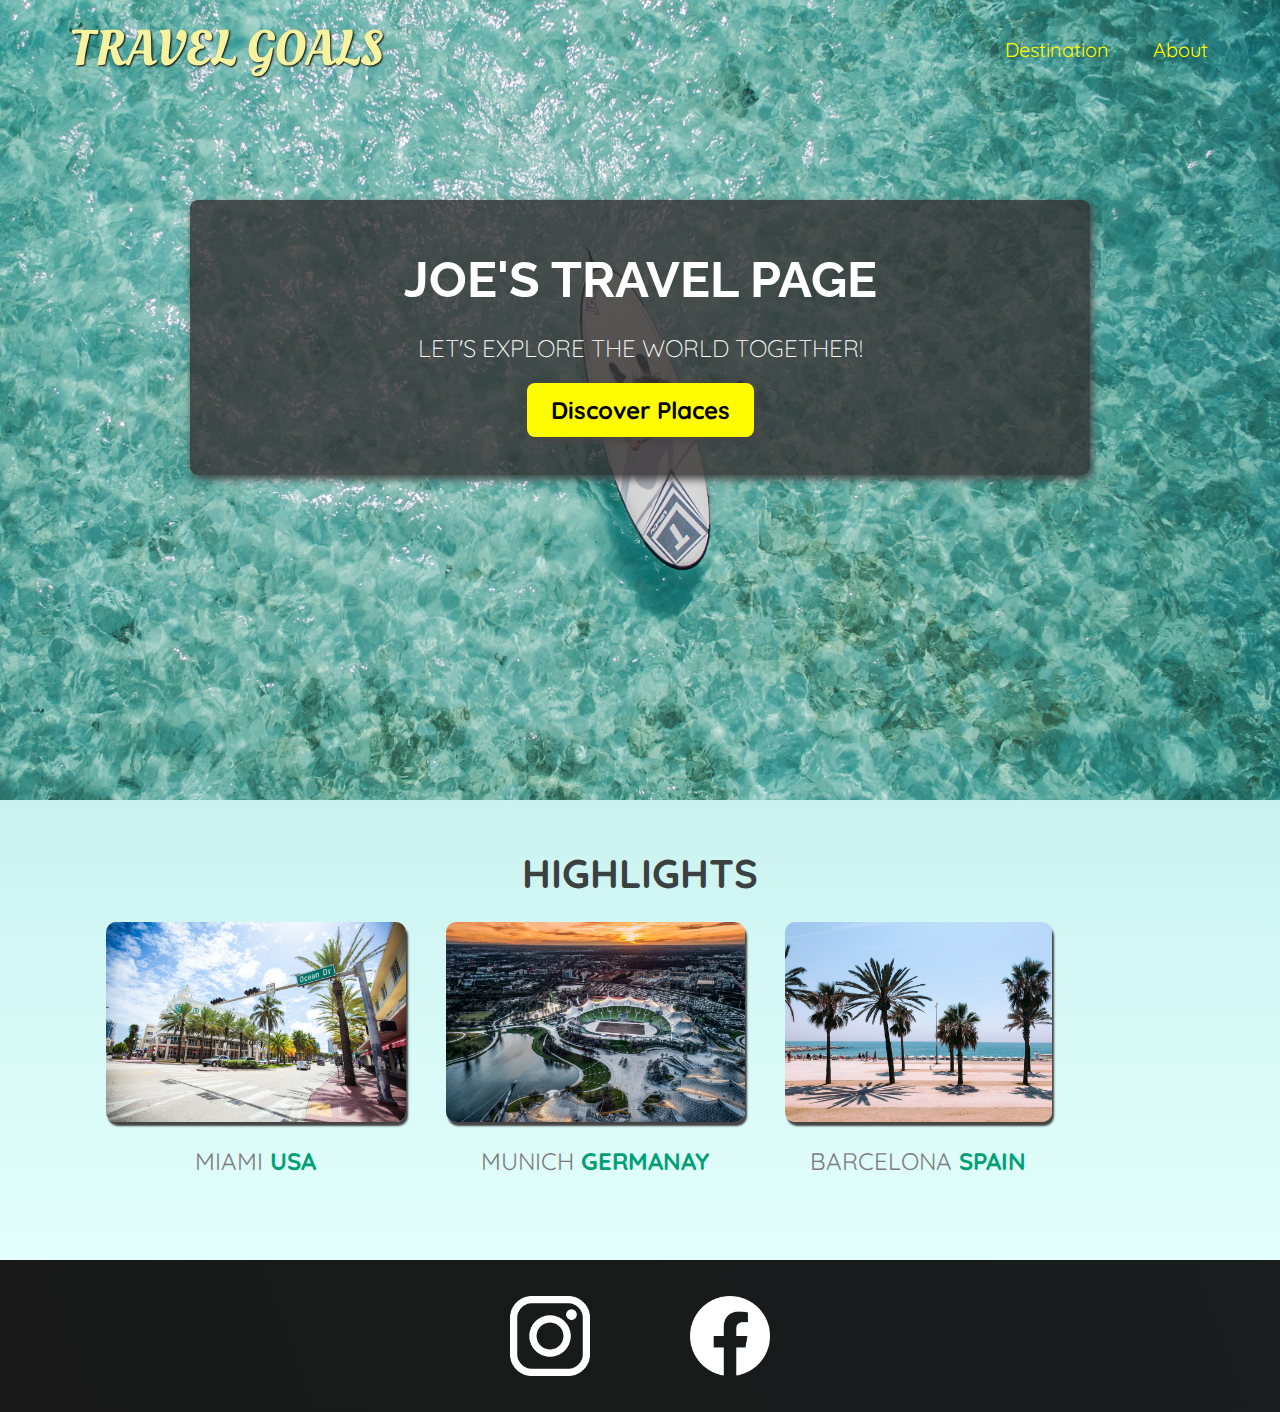
<file: index.html>
<!DOCTYPE html>
<html lang="en">
  <head>
    <meta charset="UTF-8" />
    <link
      href="https://fonts.googleapis.com/css2?family=Raleway:wght@700&family=Oleo+Script:wght@700&family=Quicksand:wght@300;500;700&display=swap"
      rel="stylesheet"
    />
    <link rel="stylesheet" href="/shared.css">
    <link rel="stylesheet" href="/styles.css" />
    <title>Travel Goals</title>
  </head>
  <body>
    <header>
      <div id="page-logo">
        <a href="/index.html">Travel Goals</a>
      </div>
      <nav>
        <ul>
          <li><a href="/places.html">Destination</a></li>
          <li><a href="">About</a></li>
        </ul>
      </nav>
    </header>
    <main>
      <section id="hero">
        <div id="hero-content">
          <h1>Joe's Travel Page</h1>
          <p>Let's explore the world together!</p>
          <a href="/places.html">Discover Places</a>
        </div>
      </section>
      <section id="highlights">
        <h2>Highlights</h2>
        <ul id="destinations">
          <li class="destination">
            <img src="/images/places/miami.jpg" alt="Miami street on sunny day">
            <p>Miami <strong>USA</strong></p>
          </li>
          <li class="destination">
            <img src="/images/places/munich.jpg" alt="Munich stadium in winter">
            <p>Munich <strong>Germanay</strong></p>
          </li>
          <li class="destination">
            <img src="/images/places/barcelona.jpg" alt="Palm beach in Barcelona">
            <p>Barcelona <strong>Spain</strong></p>
          </li>
        </ul>
      </section>
    </main>
    <footer>
      <ul>
        <li>
          <a href="https://www.instagram.com"><img src="/images/icons/insta.png" alt="Instagram logo"></a>
        </li>
        <li>
          <a href="https://www.facebook.com"><img src="/images/icons/facebook.png" alt="Facebook logo"></a>
        </li>
      </ul>
    </footer>
  </body>
</html>
</file>
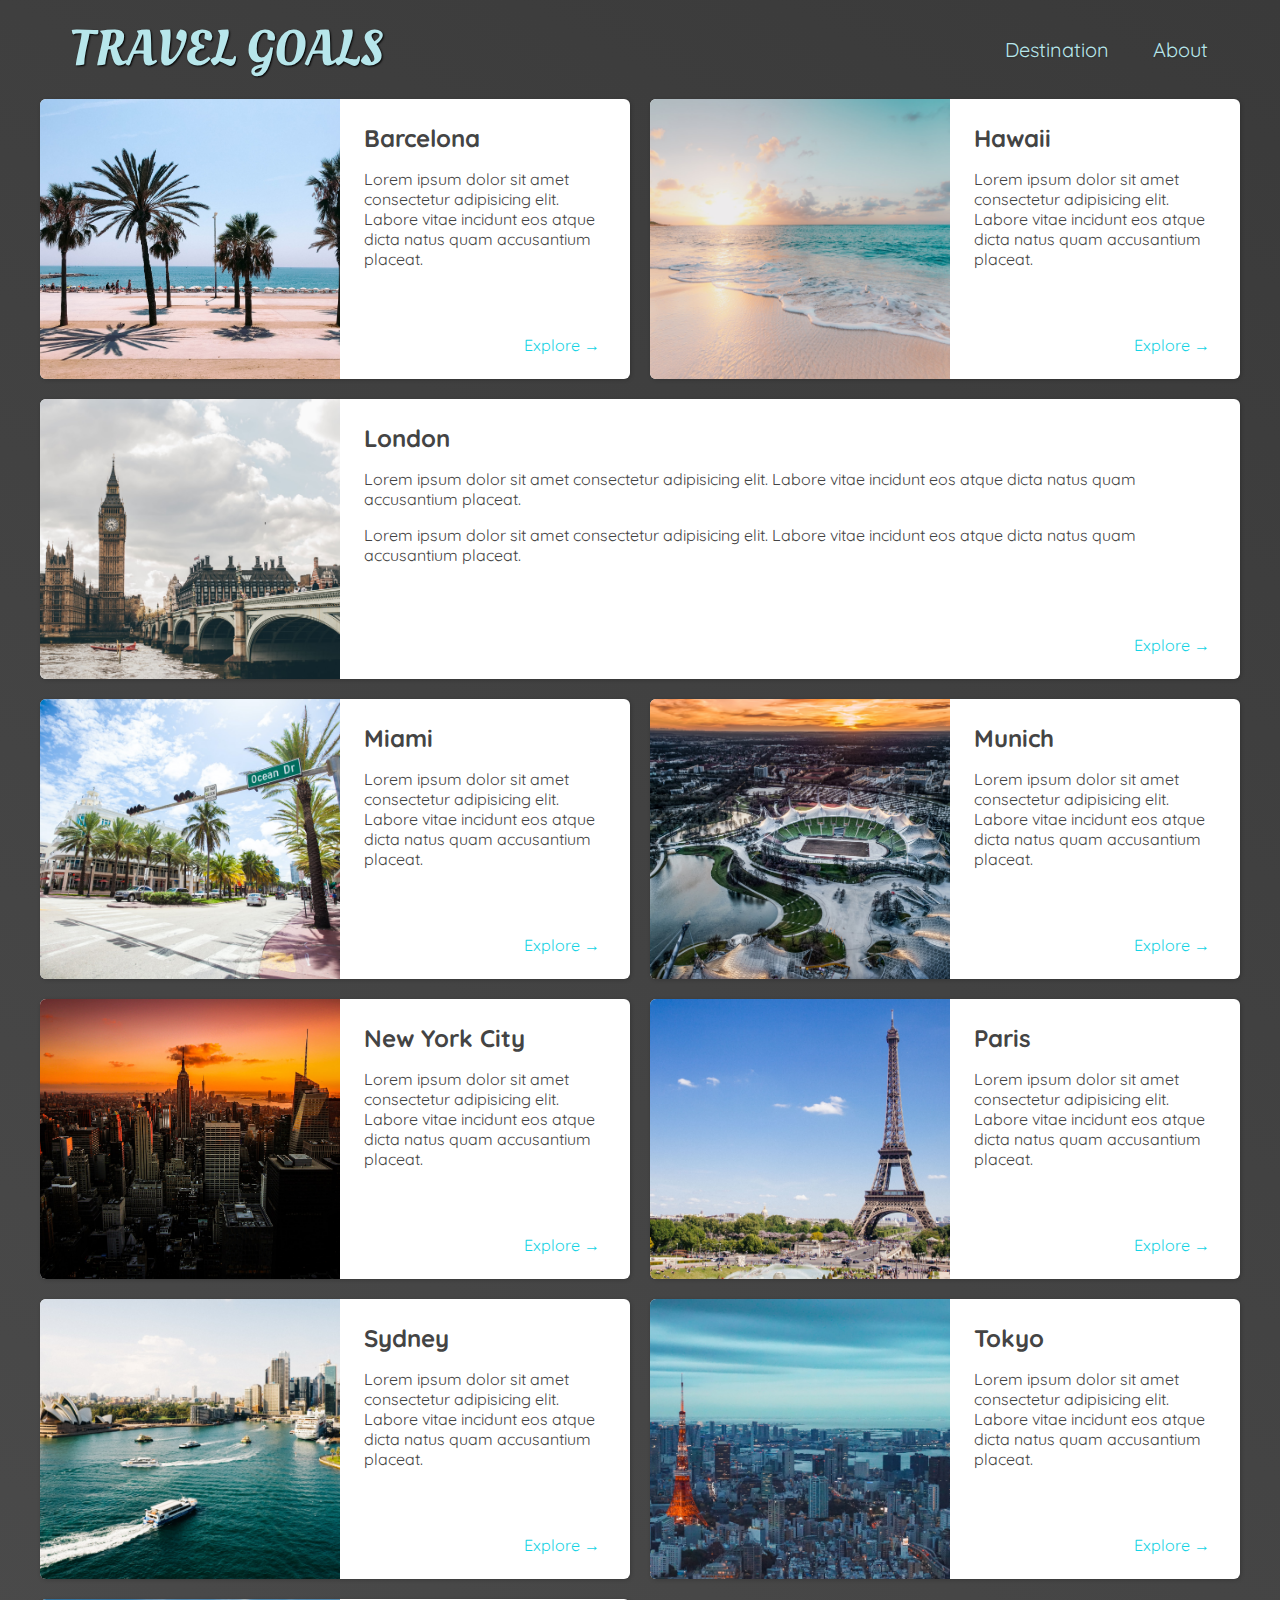
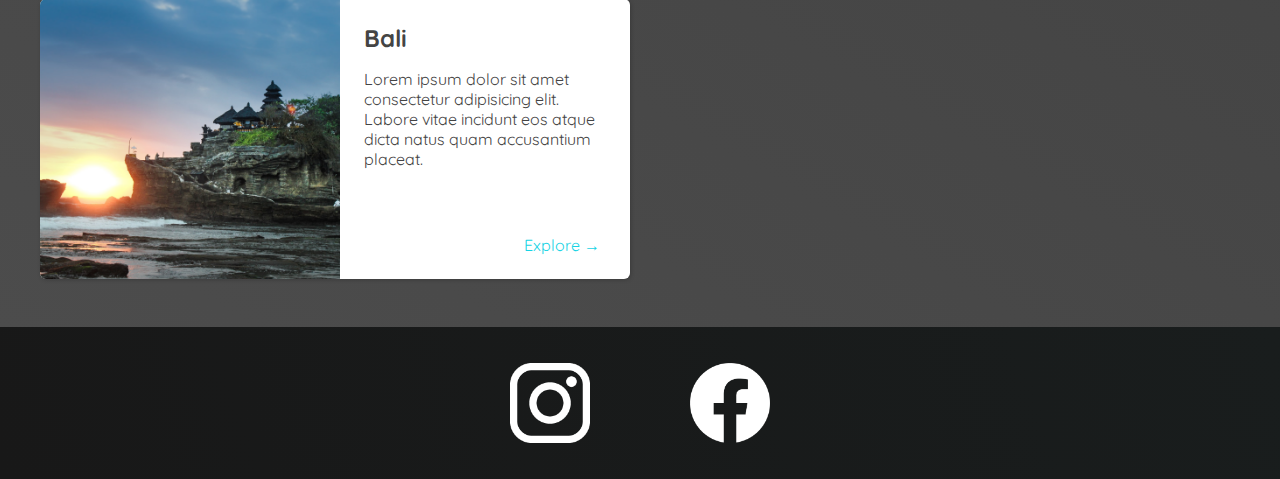
<file: places.html>
<!DOCTYPE html>
<html lang="en">
  <head>
    <meta charset="UTF-8" />
    <link
      href="https://fonts.googleapis.com/css2?family=Raleway:wght@700&family=Oleo+Script:wght@700&family=Quicksand:wght@300;500;700&display=swap"
      rel="stylesheet"
    />
    <link rel="stylesheet" href="/shared.css" />
    <link rel="stylesheet" href="/places.css" />
    <title>Travel Goals</title>
  </head>
  <body>
    <header>
      <div id="page-logo">
        <a href="/index.html">Travel Goals</a>
      </div>
      <nav>
        <ul>
          <li><a href="/places.html">Destination</a></li>
          <li><a href="">About</a></li>
        </ul>
      </nav>
    </header>
    <main>
      <ul>
        <li>
          <img src="images/places/barcelona.jpg" alt="City of Barcelona" />
          <div class="item-content">
            <div>
              <h2>Barcelona</h2>
              <p>
                Lorem ipsum dolor sit amet consectetur adipisicing elit. Labore
                vitae incidunt eos atque dicta natus quam accusantium placeat.
              </p>
            </div>
            <div class="actions">
              <a href="https://en.wikipedia.org/wiki/Barcelona">Explore &#x2192</a>
            </div>
          </div>
        </li>
        <li>
          <img src="images/places/hawaii.jpg" alt="Hawaii beach" />
          <div class="item-content">
            <div>
              <h2>Hawaii</h2>
              <p>
                Lorem ipsum dolor sit amet consectetur adipisicing elit. Labore
                vitae incidunt eos atque dicta natus quam accusantium placeat.
              </p>
            </div>
            <div class="actions">
              <a href="hhttps://en.wikipedia.org/wiki/Hawaii">Explore &#x2192</a>
            </div>
          </div>
        </li>
        <li>
          <img src="images/places/london.jpg" alt="London city" />
          <div class="item-content">
            <div>
              <h2>London</h2>
              <p>
                Lorem ipsum dolor sit amet consectetur adipisicing elit. Labore
                vitae incidunt eos atque dicta natus quam accusantium placeat.
              </p>
              <p>
                Lorem ipsum dolor sit amet consectetur adipisicing elit. Labore
                vitae incidunt eos atque dicta natus quam accusantium placeat.
              </p>
            </div>
            <div class="actions">
              <a href="https://en.wikipedia.org/wiki/London">Explore &#x2192</a>
            </div>
          </div>
        </li>
        <li>
          <img src="images/places/miami.jpg" alt="Miami streets" />
          <div class="item-content">
            <div>
              <h2>Miami</h2>
              <p>
                Lorem ipsum dolor sit amet consectetur adipisicing elit. Labore
                vitae incidunt eos atque dicta natus quam accusantium placeat.
              </p>
            </div>
            <div class="actions">
              <a href="https://en.wikipedia.org/wiki/Miami">Explore &#x2192</a>
            </div>
          </div>
        </li>
        <li>
          <img src="images/places/munich.jpg" alt="Munich football stadium" />
          <div class="item-content">
            <div>
              <h2>Munich</h2>
              <p>
                Lorem ipsum dolor sit amet consectetur adipisicing elit. Labore
                vitae incidunt eos atque dicta natus quam accusantium placeat.
              </p>
            </div>
            <div class="actions">
              <a href="https://en.wikipedia.org/wiki/Munich">Explore &#x2192</a>
            </div>
          </div>
        </li>
        <li>
          <img src="images/places/new-york-city.jpg" alt="New York City skyline" />
          <div class="item-content">
            <div>
              <h2>New York City</h2>
              <p>
                Lorem ipsum dolor sit amet consectetur adipisicing elit. Labore
                vitae incidunt eos atque dicta natus quam accusantium placeat.
              </p>
            </div>
            <div class="actions">
              <a href="https://en.wikipedia.org/wiki/New_York_City"
                >Explore &#x2192</a
              >
            </div>
          </div>
        </li>
        <li>
          <img src="images/places/paris.jpg" alt="Paris city" />
          <div class="item-content">
            <div>
              <h2>Paris</h2>
              <p>
                Lorem ipsum dolor sit amet consectetur adipisicing elit. Labore
                vitae incidunt eos atque dicta natus quam accusantium placeat.
              </p>
            </div>
            <div class="actions">
              <a href="https://en.wikipedia.org/wiki/Paris">Explore &#x2192</a>
            </div>
          </div>
        </li>
        <li>
          <img src="images/places/sydney.jpg" alt="Sydney beach" />
          <div class="item-content">
            <div>
              <h2>Sydney</h2>
              <p>
                Lorem ipsum dolor sit amet consectetur adipisicing elit. Labore
                vitae incidunt eos atque dicta natus quam accusantium placeat.
              </p>
            </div>
            <div class="actions">
              <a href="https://en.wikipedia.org/wiki/Sydney">Explore &#x2192</a>
            </div>
          </div>
        </li>
        <li>
          <img src="images/places/tokyo.jpg" alt="Tokyo skyline" />
          <div class="item-content">
            <div>
              <h2>Tokyo</h2>
              <p>
                Lorem ipsum dolor sit amet consectetur adipisicing elit. Labore
                vitae incidunt eos atque dicta natus quam accusantium placeat.
              </p>
            </div>
            <div class="actions">
              <a href="https://en.wikipedia.org/wiki/Tokyo">Explore &#x2192</a>
            </div>
          </div>
        </li>
        <li>
          <img src="images/places/bali.jpg" alt="Bali beach" />
          <div class="item-content">
            <div>
              <h2>Bali</h2>
              <p>
                Lorem ipsum dolor sit amet consectetur adipisicing elit. Labore
                vitae incidunt eos atque dicta natus quam accusantium placeat.
              </p>
            </div>
            <div class="actions">
              <a href="https://en.wikipedia.org/wiki/Bali">Explore &#x2192</a>
            </div>
          </div>
        </li>
      </ul>
    </main>
    <footer>
      <ul>
        <li>
          <a href="https://www.instagram.com"
            ><img src="/images/icons/insta.png" alt="Instagram logo"
          /></a>
        </li>
        <li>
          <a href="https://www.facebook.com"
            ><img src="/images/icons/facebook.png" alt="Facebook logo"
          /></a>
        </li>
      </ul>
    </footer>
  </body>
</html>
</file>
<file: shared.css>
body {
  font-family: 'Quicksand', sans-serif;
  margin: 0;
}

ul {
  list-style: none;
  margin: 0;
  padding: 0;
}

header {
  display: flex;
  justify-content: space-between;
  align-items: center;
  padding: 15px 60px;
  position: absolute;
  width: 100%;
  top: 0;
  left: 0;
  box-sizing: border-box;
}

#page-logo a {
  padding: 10px;
  font-family: "Oleo Script", sans-serif;
  color: rgb(245, 243, 160);
  font-size: 50px;
  text-decoration: none;
  text-transform: uppercase;
  text-shadow: 1px 1px 2px rgb(0, 0, 0);
}

header ul {
  display: flex;
}

header li {
  margin-left: 20px;
}

header a {
  color: rgb(255, 251, 0);
  text-decoration: none;
  font-size: 20px;
  padding: 12px;
  text-shadow: 1px 1px 2px rgba(0, 0, 0, 0.2);
  top: 0;
  left: 0;
  border-radius: 6px;
}

header nav a:hover {
  color: rgb(77, 77, 77);
  background-color: rgb(255, 251, 0);
}

footer {
  background: linear-gradient(70deg, rgb(24, 24, 24), rgb(25, 29, 29));
  padding: 36px 0;
}

footer ul {
  display: flex;
  justify-content: center;
}

footer li {
  width: 80px;
  height: 80px;
  margin: 0 50px;
}

footer img {
  width: 100%;
  height: 100%;
}
</file>
<file: styles.css>
#hero {
  height: 800px;
  background-image: url("/images/places/ocean.jpeg");
  background-position: center;
  background-size: cover;
}

#hero-content {
  width: 900px;
  background-color: rgba(51, 47, 47, 0.8);
  box-shadow: 2px 4px 8px rgb(68, 67, 67);
  border-radius: 8px;
  text-align: center;
  padding: 50px 0;
  margin: 0 auto;
  position: relative;
  top: 200px;
}

#hero-content h1 {
  color: rgb(255, 255, 255);
  text-transform: uppercase;
  font-size: 50px;
  font-family: "Raleway", sans-serif;
  margin: 0;
}

#hero-content p {
  color: white;
  text-transform: uppercase;
  font-size: 24px;
  font-weight: 300;
  margin-bottom: 32px;
}

#hero-content a {
  text-decoration: none;
  background-color: rgb(255, 251, 0);
  padding: 12px 24px;
  color: black;
  font-size: 24px;
  font-weight: bold;
  border-radius: 8px;
  box-shadow: 2px 4px 8px rgb(68, 67, 67);
}

#hero-content a:hover {
  background-color: rgb(255, 238, 0);
}

#highlights {
  padding: 24px;
  background: linear-gradient(0deg, rgb(227, 255, 253), rgb(202, 243, 240));
}

#highlights h2 {
  text-transform: uppercase;
  text-align: center;
  font-size: 40px;
  color: rgb(59, 65, 64);
  margin: 24px 0;
}

#destinations {
  display: flex;
  width: 90%;
  margin: auto;
  margin-bottom: 40px;
}

.destination {
  margin: 0 20px;
  text-transform: uppercase;
}

.destination p {
  text-align: center;
  font-size: 24px;
  color: rgb(124, 123, 123);
  margin: 20px 0;
}

.destination img {
  height: 200px;
  width: 100%;
  box-shadow: 2px 4px 2px rgb(68, 68, 67);
  border-radius: 10px;
  object-fit: cover;
}

.destination strong {
  color: rgb(0, 160, 117);
}
</file>
<file: places.css>
body {
  background: linear-gradient(30deg, rgb(77, 77, 77), rgb(58, 58, 58));
  color: rgb(68, 68, 68);
}

#page-logo a {
  color: rgb(183, 230, 235);
}

header {
  position: static;
}

header a {
  color: rgb(183, 230, 235);
}

header nav a:hover {
  background-color: rgb(183, 230, 235);
  color: rgb(59, 59, 59);
}

main ul {
  width: 1200px;
  margin: 0 auto 48px auto;
  display: grid;
  grid-template-columns: 1fr 1fr;
  gap: 20px 20px;
}

li:nth-of-type(3) {
  grid-column: 1 / span 2;
}

main li {
  display: flex;
  background-color: white;
  box-shadow: 1px 1px 4px rgba(0, 0, 0, 0.2);
  border-radius: 6px;
  overflow: hidden;
}

main li img {
  width: 300px;
  height: 280px;
  object-fit: cover;
}

.item-content {
  padding: 24px;
  display: flex;
  flex-direction: column;
  justify-content: space-between;
}

.item-content h2 {
  margin: 0;
}

.actions {
  text-align: right;
}

.actions a {
  text-decoration: none;
  padding: 6px;
  color: rgb(22, 211, 228);
  border-radius: 5px;
}

.actions a:hover {
  background-color: rgb(235, 253, 255);
}
</file>
